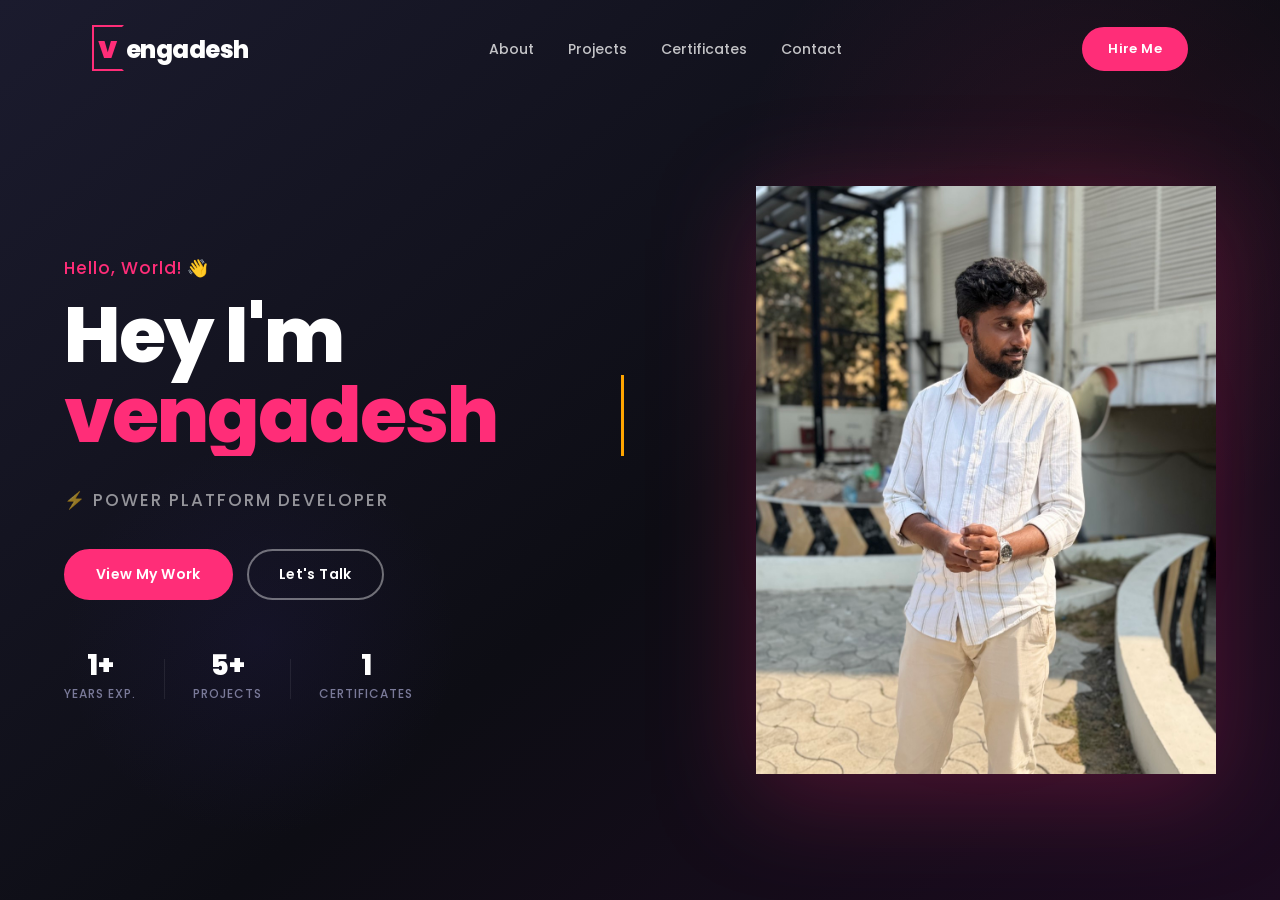
<file: portfolio/index.html>
<!DOCTYPE html>
<html lang="en">
<head>
    <meta charset="UTF-8">
    <meta name="viewport" content="width=device-width, initial-scale=1.0">
    <title>Vengadesh | Power Platform Developer</title>
      <link rel="icon" type="image/svg+xml" href="images/favicon.svg">
    <link rel="shortcut icon" href="images/favicon.svg">
    <link rel="stylesheet" href="style.css">
    <link href="https://fonts.googleapis.com/css2?family=Poppins:wght@300;400;500;600;700;800&display=swap" rel="stylesheet">
    <link rel="stylesheet" href="https://cdnjs.cloudflare.com/ajax/libs/font-awesome/6.4.0/css/all.min.css">
</head>
<body class="page-home">

    <!-- ── NAV ── -->
    <nav class="navbar">
        <div class="nav-inner">
            <a href="index.html" class="logo">vengadesh</a>
            <ul class="nav-links">
                <li><a href="about.html">About</a></li>
                <li><a href="pro.html">Projects</a></li>
                <li><a href="cer.html">Certificates</a></li>
                <li><a href="cont.html">Contact</a></li>
            </ul>
            <a href="cont.html" class="btn-hire">Hire Me</a>
            <button class="hamburger" onclick="toggleMenu()" aria-label="menu">
                <span></span><span></span><span></span>
            </button>
        </div>
        <!-- Mobile menu -->
        <div class="mobile-menu" id="mobileMenu">
            <a href="about.html">About</a>
            <a href="pro.html">Projects</a>
            <a href="cer.html">Certificates</a>
            <a href="cont.html">Contact</a>
            <a href="cont.html" class="btn-hire">Hire Me</a>
        </div>
    </nav>

    <!-- ── HERO ── -->
    <section class="hero">
        <div class="hero-left">
            <p class="hero-greeting">Hello, World! 👋</p>
            <h1 class="hero-title">
                Hey I'm<br>
                <span class="typed-name" id="typedText">vengadesh</span>
            </h1>
            <p class="hero-role">⚡ Power Platform Developer</p>
            <div class="hero-cta">
                <a href="pro.html" class="btn-primary">View My Work</a>
                <a href="cont.html" class="btn-secondary">Let's Talk</a>
            </div>
            <div class="hero-stats">
                <div class="stat"><strong>1+</strong><span>Years Exp.</span></div>
                <div class="stat-sep"></div>
                <div class="stat"><strong>5+</strong><span>Projects</span></div>
                <div class="stat-sep"></div>
                <div class="stat"><strong>1</strong><span>Certificates</span></div>
            </div>
        </div>

        <div class="hero-right">
            <div class="hero-img-wrap">
                <div class="img-glow"></div>
                <img src="images/bcg.png" alt="Vengadesh" class="hero-img">
            </div>
        </div>
    </section>

    <script>
        window.addEventListener('scroll', () => {
            document.querySelector('.navbar').classList.toggle('scrolled', window.scrollY > 60);
        });
        function toggleMenu() {
            document.getElementById('mobileMenu').classList.toggle('open');
        }
    </script>
</body>
</html>
</file>
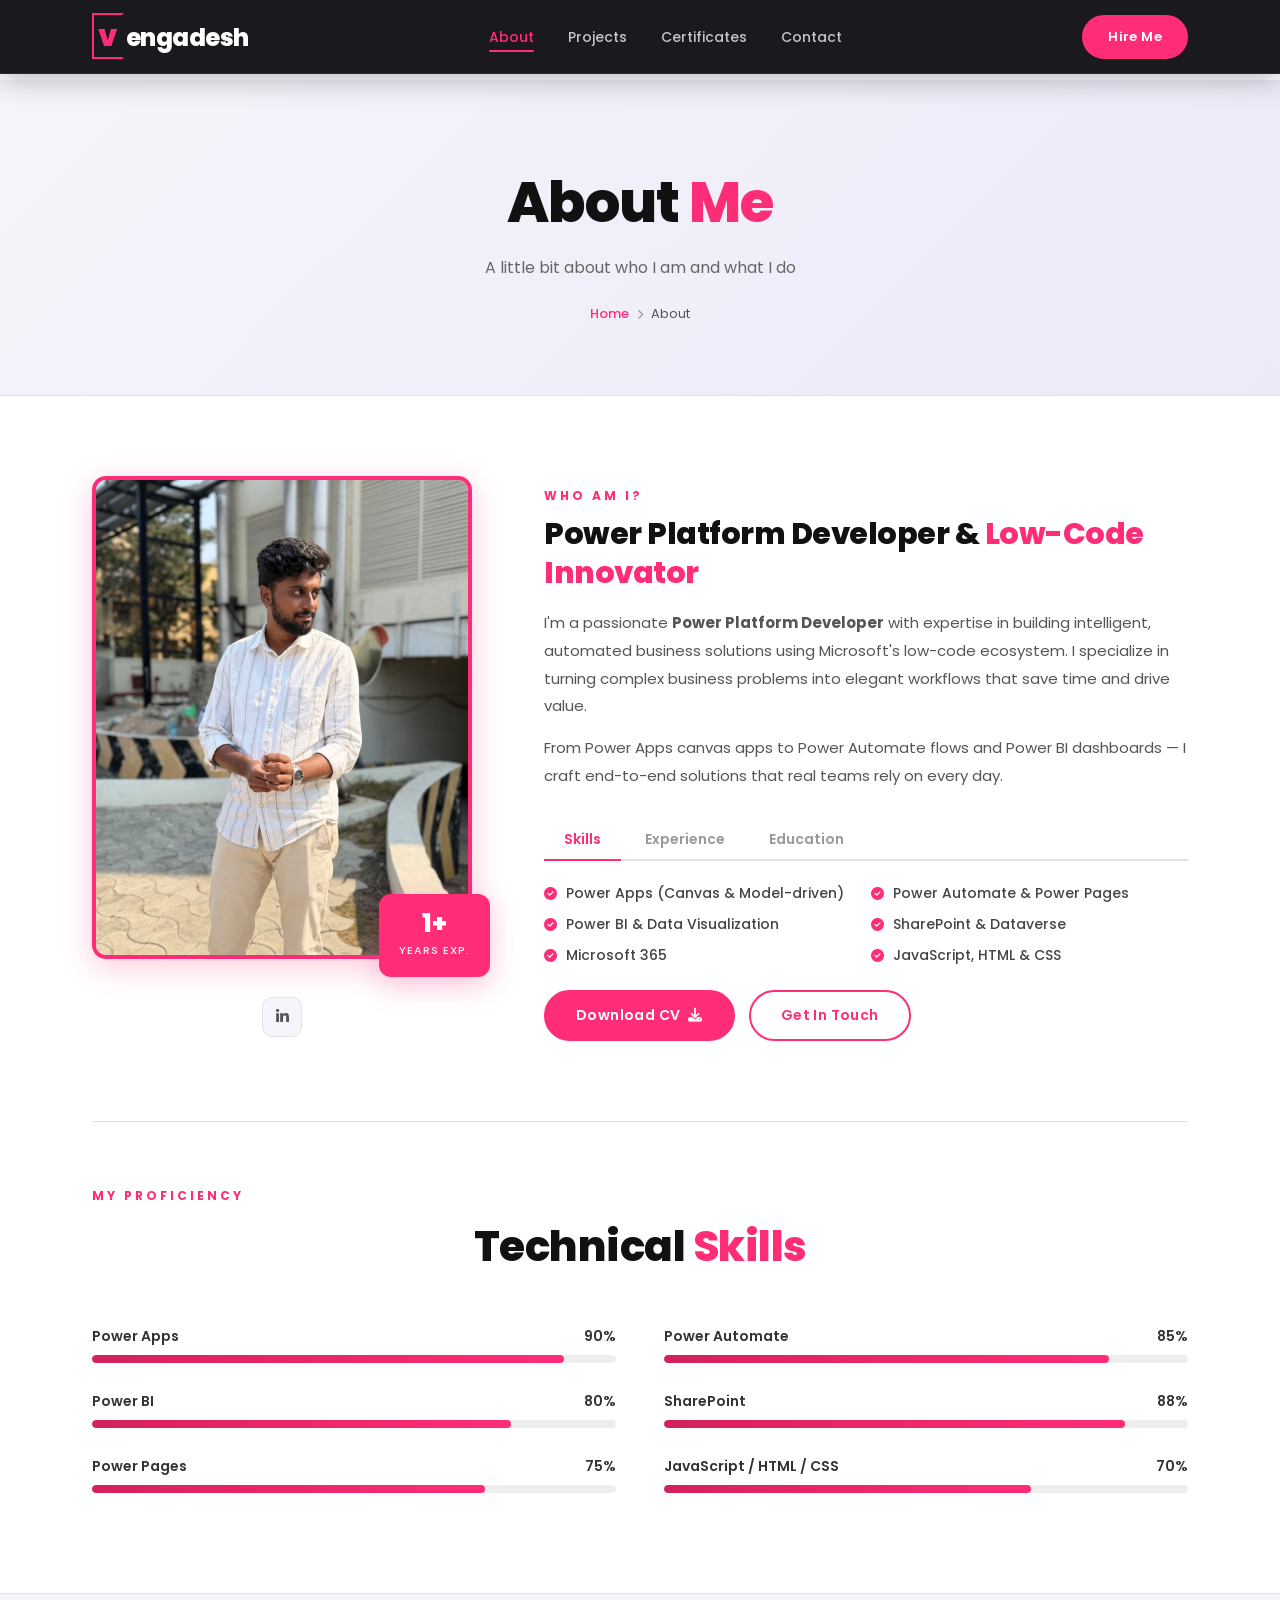
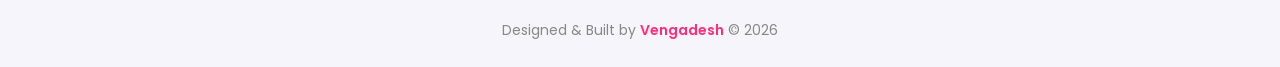
<file: portfolio/about.html>
<!DOCTYPE html>
<html lang="en">
<head>
    <meta charset="UTF-8">
    <meta name="viewport" content="width=device-width, initial-scale=1.0">
    <title>About | Vengadesh</title>
      <link rel="icon" type="image/svg+xml" href="images/favicon.svg">
    <link rel="shortcut icon" href="images/favicon.svg">
    <link rel="stylesheet" href="style.css">
    <link href="https://fonts.googleapis.com/css2?family=Poppins:wght@300;400;500;600;700;800&display=swap" rel="stylesheet">
    <link rel="stylesheet" href="https://cdnjs.cloudflare.com/ajax/libs/font-awesome/6.4.0/css/all.min.css">
</head>
<body class="page-inner">

    <!-- ── NAV ── -->
    <nav class="navbar scrolled">
        <div class="nav-inner">
            <a href="index.html" class="logo">vengadesh</a>
            <ul class="nav-links">
                <li><a href="about.html" class="active">About</a></li>
                <li><a href="pro.html">Projects</a></li>
                <li><a href="cer.html">Certificates</a></li>
                <li><a href="cont.html">Contact</a></li>
            </ul>
            <a href="cont.html" class="btn-hire">Hire Me</a>
            <button class="hamburger" onclick="toggleMenu()" aria-label="menu">
                <span></span><span></span><span></span>
            </button>
        </div>
        <div class="mobile-menu" id="mobileMenu">
            <a href="about.html" class="active">About</a>
            <a href="pro.html">Projects</a>
            <a href="cer.html">Certificates</a>
            <a href="cont.html">Contact</a>
            <a href="cont.html" class="btn-hire">Hire Me</a>
        </div>
    </nav>

    <!-- ── PAGE HEADER ── -->
    <div class="page-hero">
        <div class="page-hero-inner">
            <h1>About <span>Me</span></h1>
            <p>A little bit about who I am and what I do</p>
            <div class="breadcrumb">
                <a href="index.html">Home</a> <i class="fas fa-chevron-right"></i> <span>About</span>
            </div>
        </div>
    </div>

    <!-- ── ABOUT CONTENT ── -->
    <section class="inner-section">
        <div class="container">

            <div class="about-grid">
                <!-- Image Column -->
                <div class="about-img-col">
                    <div class="about-img-frame">
                        <img src="images/bcg.png" alt="Vengadesh">
                        <div class="exp-badge">
                            <strong>1+</strong>
                            <span>Years Exp.</span>
                        </div>
                    </div>
                    <div class="social-row">
                        <a href="https://www.linkedin.com/in/vengadesh-r-48148526a" aria-label="LinkedIn"><i class="fab fa-linkedin-in"></i></a>
                        <!-- <a href="#" aria-label="GitHub"><i class="fab fa-github"></i></a>
                        <a href="#" aria-label="Twitter"><i class="fab fa-twitter"></i></a> -->
                    </div>
                </div>

                <!-- Text Column -->
                <div class="about-text-col">
                    <p class="section-tag">Who Am I?</p>
                    <h2 class="about-heading">Power Platform Developer &amp; <span>Low-Code Innovator</span></h2>
                    <p class="about-desc">
                        I'm a passionate <strong>Power Platform Developer</strong> with expertise in building intelligent, automated business solutions using Microsoft's low-code ecosystem. I specialize in turning complex business problems into elegant workflows that save time and drive value.
                    </p>
                    <p class="about-desc">
                        From Power Apps canvas apps to Power Automate flows and Power BI dashboards — I craft end-to-end solutions that real teams rely on every day.
                    </p>

                    <!-- Tabs -->
                    <div class="tab-bar">
                        <button class="tab-btn active" data-tab="skills">Skills</button>
                        <button class="tab-btn" data-tab="experience">Experience</button>
                        <button class="tab-btn" data-tab="education">Education</button>
                    </div>

                    <div class="tab-panel active" id="skills">
                        <ul class="skill-list">
                            <li><i class="fas fa-check-circle"></i> Power Apps (Canvas &amp; Model-driven)</li>
                            <li><i class="fas fa-check-circle"></i> Power Automate &amp; Power Pages</li>
                            <li><i class="fas fa-check-circle"></i> Power BI &amp; Data Visualization</li>
                            <li><i class="fas fa-check-circle"></i> SharePoint &amp; Dataverse</li>
                            <li><i class="fas fa-check-circle"></i> Microsoft 365</li>
                            <li><i class="fas fa-check-circle"></i> JavaScript, HTML &amp; CSS</li>
                        </ul>
                    </div>

                    <div class="tab-panel" id="experience">
                        <ul class="timeline-list">
                            <li>
                                <div class="tl-dot"></div>
                                <div class="tl-body">
                                    <strong>Power Platform Developer</strong>
                                    <em>Cetas Information Technology, Chennai &mdash; 2025–Present</em>
                                    <p>Building end-to-end Power Platform solutions for enterprise clients.</p>
                                </div>
                            </li>
                         
                        </ul>
                    </div>

                    <div class="tab-panel" id="education">
                        <ul class="timeline-list">
                            <li>
                                <div class="tl-dot"></div>
                                <div class="tl-body">
                                    <strong>B.E. Computer Science &amp; Engineering</strong>
                                    <em>Government college of Engineering, Thanjavur &mdash; 2020–2024</em>
                                    <p>Graduated with first class. Focused on software development and cloud computing.</p>
                                </div>
                            </li>
                        </ul>
                    </div>

                    <div class="about-actions">
                        <a href="Resume/Vengadesh_Resume.pdf" class="btn-primary" download="vengadesh_Resume.pdf"> Download CV <i class="fas fa-download"></i></a>
                        <a href="cont.html" class="btn-secondary">Get In Touch</a>
                    </div>
                </div>
            </div>

            <!-- Skills Progress -->
            <div class="skills-progress-section">
                <p class="section-tag" style="text-align:center;">My Proficiency</p>
                <h2 class="section-heading" style="text-align:center;">Technical <span>Skills</span></h2>

                <div class="progress-grid">
                    <div class="progress-item">
                        <div class="progress-label"><span>Power Apps</span><span>90%</span></div>
                        <div class="progress-bar"><div class="progress-fill" style="width:90%"></div></div>
                    </div>
                    <div class="progress-item">
                        <div class="progress-label"><span>Power Automate</span><span>85%</span></div>
                        <div class="progress-bar"><div class="progress-fill" style="width:85%"></div></div>
                    </div>
                    <div class="progress-item">
                        <div class="progress-label"><span>Power BI</span><span>80%</span></div>
                        <div class="progress-bar"><div class="progress-fill" style="width:80%"></div></div>
                    </div>
                    <div class="progress-item">
                        <div class="progress-label"><span>SharePoint</span><span>88%</span></div>
                        <div class="progress-bar"><div class="progress-fill" style="width:88%"></div></div>
                    </div>
                    <div class="progress-item">
                        <div class="progress-label"><span>Power Pages</span><span>75%</span></div>
                        <div class="progress-bar"><div class="progress-fill" style="width:75%"></div></div>
                    </div>
                    <div class="progress-item">
                        <div class="progress-label"><span>JavaScript / HTML / CSS</span><span>70%</span></div>
                        <div class="progress-bar"><div class="progress-fill" style="width:70%"></div></div>
                    </div>
                </div>
            </div>

        </div>
    </section>

    <!-- ── FOOTER ── -->
    <footer class="site-footer">
        <p>Designed &amp; Built by <span>Vengadesh</span> &copy; 2026</p>
    </footer>

    <script>
        // Tab switching
        document.querySelectorAll('.tab-btn').forEach(btn => {
            btn.addEventListener('click', () => {
                document.querySelectorAll('.tab-btn').forEach(b => b.classList.remove('active'));
                document.querySelectorAll('.tab-panel').forEach(p => p.classList.remove('active'));
                btn.classList.add('active');
                document.getElementById(btn.dataset.tab).classList.add('active');
            });
        });
        function toggleMenu() {
            document.getElementById('mobileMenu').classList.toggle('open');
        }
    </script>
</body>
</html>
</file>
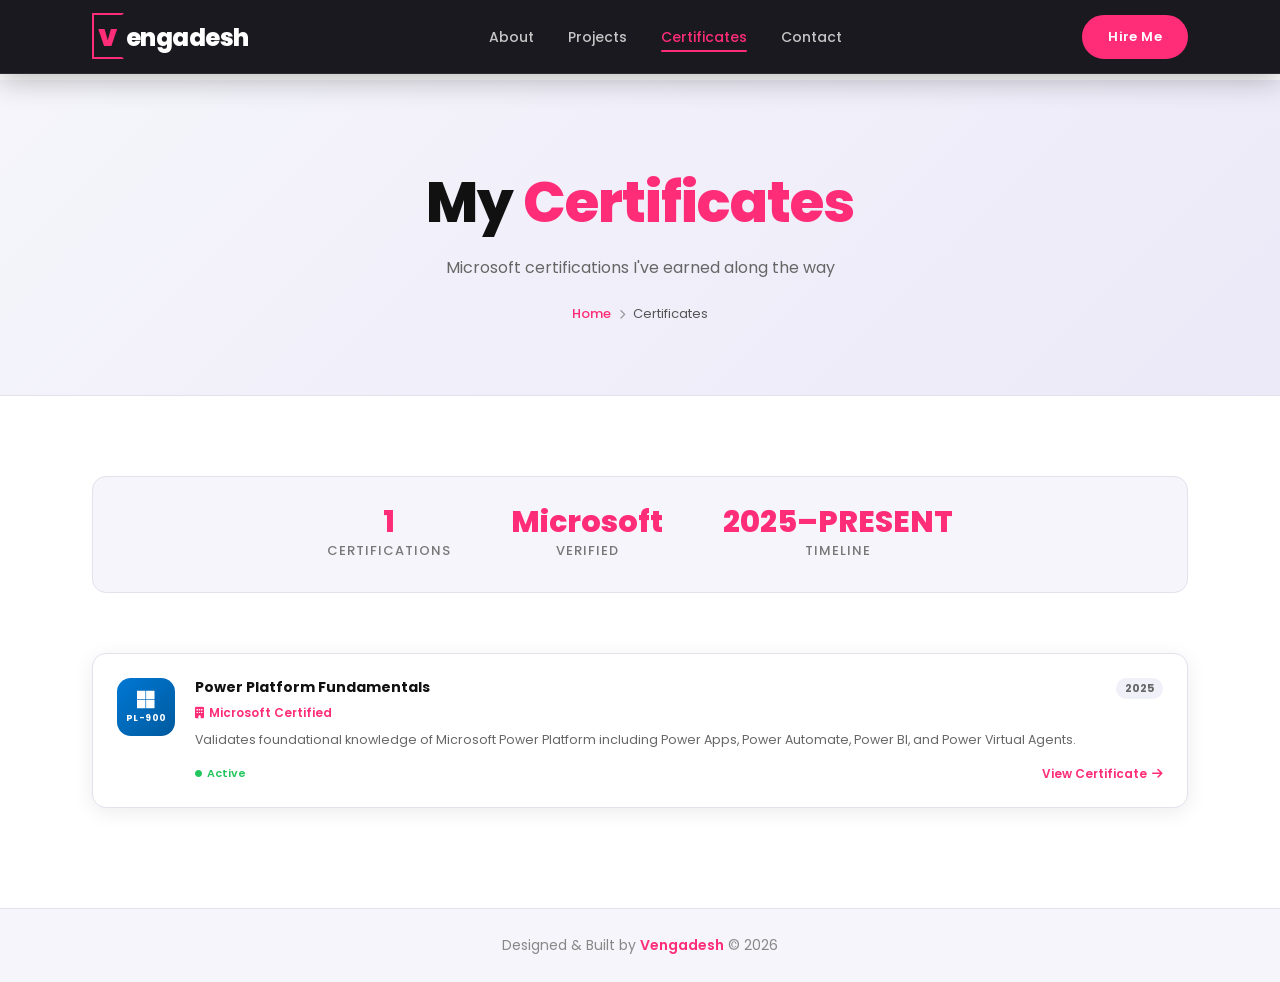
<file: portfolio/cer.html>
<!DOCTYPE html>
<html lang="en">
<head>
    <meta charset="UTF-8">
    <meta name="viewport" content="width=device-width, initial-scale=1.0">
    <title>Certificates | Vengadesh</title>
      <link rel="icon" type="image/svg+xml" href="images/favicon.svg">
    <link rel="shortcut icon" href="images/favicon.svg">
    <link rel="stylesheet" href="style.css">
    <link href="https://fonts.googleapis.com/css2?family=Poppins:wght@300;400;500;600;700;800&display=swap" rel="stylesheet">
    <link rel="stylesheet" href="https://cdnjs.cloudflare.com/ajax/libs/font-awesome/6.4.0/css/all.min.css">
</head>
<body class="page-inner">

    <!-- ── NAV ── -->
    <nav class="navbar scrolled">
        <div class="nav-inner">
            <a href="index.html" class="logo">vengadesh</a>
            <ul class="nav-links">
                <li><a href="about.html">About</a></li>
                <li><a href="pro.html">Projects</a></li>
                <li><a href="cer.html" class="active">Certificates</a></li>
                <li><a href="cont.html">Contact</a></li>
            </ul>
            <a href="cont.html" class="btn-hire">Hire Me</a>
            <button class="hamburger" onclick="toggleMenu()" aria-label="menu">
                <span></span><span></span><span></span>
            </button>
        </div>
        <div class="mobile-menu" id="mobileMenu">
            <a href="about.html">About</a>
            <a href="pro.html">Projects</a>
            <a href="cer.html" class="active">Certificates</a>
            <a href="cont.html">Contact</a>
            <a href="cont.html" class="btn-hire">Hire Me</a>
        </div>
    </nav>

    <!-- ── PAGE HEADER ── -->
    <div class="page-hero">
        <div class="page-hero-inner">
            <h1>My <span>Certificates</span></h1>
            <p>Microsoft certifications I've earned along the way</p>
            <div class="breadcrumb">
                <a href="index.html">Home</a> <i class="fas fa-chevron-right"></i> <span>Certificates</span>
            </div>
        </div>
    </div>

    <!-- ── CERTIFICATES ── -->
    <section class="inner-section">
        <div class="container">

            <div class="cert-stats-row">
                <div class="cert-stat">
                    <strong>1</strong>
                    <span>Certifications</span>
                </div>
                <div class="cert-stat">
                    <strong>Microsoft</strong>
                    <span>Verified</span>
                </div>
                <div class="cert-stat">
                    <strong>2025–PRESENT</strong>
                    <span>Timeline</span>
                </div>
            </div>

            <div class="certs-grid">

                <div class="cert-card">
                    <div class="cert-badge ms-blue">
                        <i class="fab fa-microsoft"></i>
                        <span>PL-900</span>
                    </div>
                    <div class="cert-info">
                        <div class="cert-header">
                            <h3>Power Platform Fundamentals</h3>
                            <span class="cert-year-tag">2025</span>
                        </div>
                        <p class="cert-issuer"><i class="fas fa-building"></i> Microsoft Certified</p>
                        <p class="cert-desc">Validates foundational knowledge of Microsoft Power Platform including Power Apps, Power Automate, Power BI, and Power Virtual Agents.</p>
                        <div class="cert-footer">
                            <span class="cert-status active-cert"><i class="fas fa-circle"></i> Active</span>
                            <a href="https://learn.microsoft.com/en-in/users/vengadeshr-0526/credentials/12a7cfa8491895ca" class="cert-view-btn">View Certificate <i class="fas fa-arrow-right"></i></a>
                        </div>
                    </div>
                </div>

<!--         

                <div class="cert-card featured-cert">
                    <div class="cert-badge ms-pink">
                        <i class="fab fa-microsoft"></i>
                        <span>PL-200</span>
                    </div>
                    <div class="cert-info">
                        <div class="cert-header">
                            <h3>Power Platform Functional Consultant</h3>
                            <span class="cert-year-tag">2026</span>
                        </div>
                        <p class="cert-issuer"><i class="fas fa-building"></i> Microsoft Certified</p>
                        <p class="cert-desc">Validates expertise in performing discovery, capturing requirements, engaging subject matter experts, and designing Power Platform solutions.</p>
                        <div class="cert-footer">
                            <span class="cert-status active-cert"><i class="fas fa-circle"></i> Active</span>
                            <a href="#" class="cert-view-btn">View Certificate <i class="fas fa-arrow-right"></i></a>
                        </div>
                    </div>
                </div>

                

            

                <div class="cert-card featured-cert">
                    <div class="cert-badge ms-pink">
                        <i class="fas fa-chart-pie"></i>
                        <span>PL-400</span>
                    </div>
                    <div class="cert-info">
                        <div class="cert-header">
                            <h3>Power PLATFORM DEVELOPER Associate</h3>
                            <span class="cert-year-tag">2026</span>
                        </div>
                        <p class="cert-issuer"><i class="fas fa-building"></i> Microsoft Certified</p>
                        <p class="cert-desc">Validates skills of developing all the components of power platform.</p>
                        <div class="cert-footer">
                            <span class="cert-status active-cert"><i class="fas fa-circle"></i> Active</span>
                            <a href="#" class="cert-view-btn">View Certificate <i class="fas fa-arrow-right"></i></a>
                        </div>
                    </div>
                </div>

            </div>
        </div>-->
    </section> 

    <!-- ── FOOTER ── -->
    <footer class="site-footer">
        <p>Designed &amp; Built by <span>Vengadesh</span> &copy; 2026</p>
    </footer>

    <script>
        function toggleMenu() {
            document.getElementById('mobileMenu').classList.toggle('open');
        }
    </script>
</body>
</html>
</file>
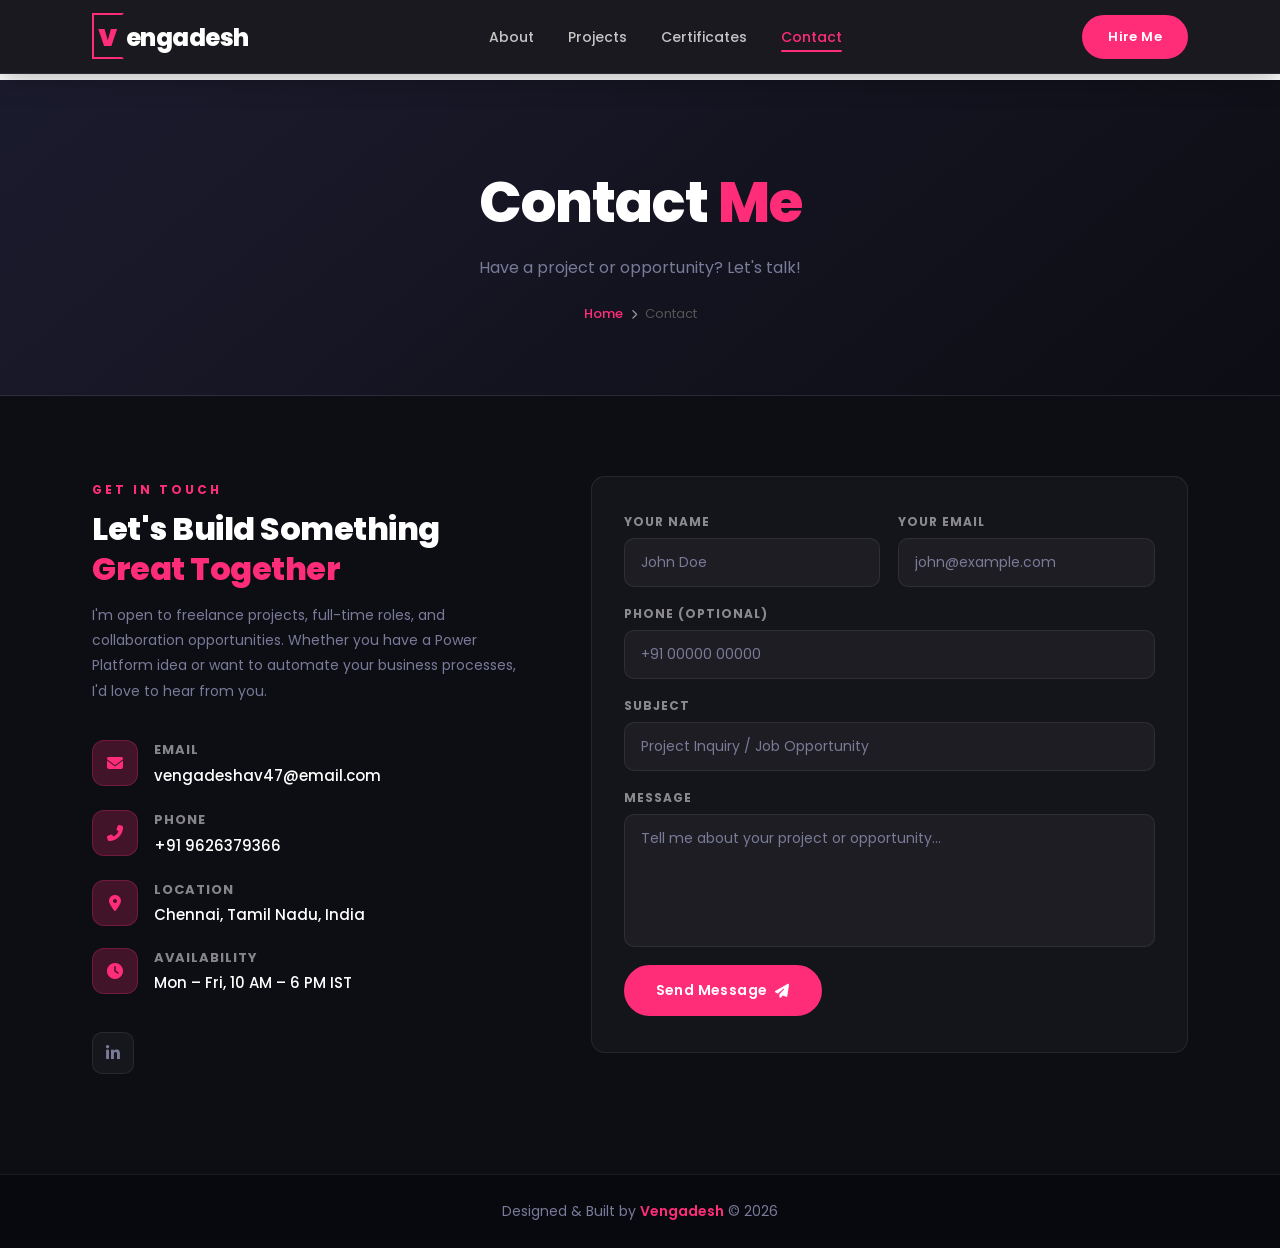
<file: portfolio/cont.html>
<!DOCTYPE html>
<html lang="en">
<head>
    <meta charset="UTF-8">
    <meta name="viewport" content="width=device-width, initial-scale=1.0">
    <title>Contact | Vengadesh</title>
      <link rel="icon" type="image/svg+xml" href="images/favicon.svg">
    <link rel="shortcut icon" href="images/favicon.svg">
    <link rel="stylesheet" href="style.css">
    <link href="https://fonts.googleapis.com/css2?family=Poppins:wght@300;400;500;600;700;800&display=swap" rel="stylesheet">
    <link rel="stylesheet" href="https://cdnjs.cloudflare.com/ajax/libs/font-awesome/6.4.0/css/all.min.css">
</head>
<body class="page-inner">

    <!-- ── NAV ── -->
    <nav class="navbar scrolled">
        <div class="nav-inner">
            <a href="index.html" class="logo">vengadesh</a>
            <ul class="nav-links">
                <li><a href="about.html">About</a></li>
                <li><a href="pro.html">Projects</a></li>
                <li><a href="cer.html">Certificates</a></li>
                <li><a href="cont.html" class="active">Contact</a></li>
            </ul>
            <a href="cont.html" class="btn-hire">Hire Me</a>
            <button class="hamburger" onclick="toggleMenu()" aria-label="menu">
                <span></span><span></span><span></span>
            </button>
        </div>
        <div class="mobile-menu" id="mobileMenu">
            <a href="about.html">About</a>
            <a href="pro.html">Projects</a>
            <a href="cer.html">Certificates</a>
            <a href="cont.html" class="active">Contact</a>
            <a href="cont.html" class="btn-hire">Hire Me</a>
        </div>
    </nav>

    <!-- ── PAGE HEADER ── -->
    <div class="page-hero dark-hero">
        <div class="page-hero-inner">
            <h1>Contact <span>Me</span></h1>
            <p>Have a project or opportunity? Let's talk!</p>
            <div class="breadcrumb light-breadcrumb">
                <a href="index.html">Home</a> <i class="fas fa-chevron-right"></i> <span>Contact</span>
            </div>
        </div>
    </div>

    <!-- ── CONTACT CONTENT ── -->
    <section class="inner-section dark-section">
        <div class="container">

            <div class="contact-wrap">

                <!-- LEFT: Info -->
                <div class="contact-info-col">
                    <p class="section-tag light-tag">Get In Touch</p>
                    <h2 class="contact-heading">Let's Build Something <span>Great Together</span></h2>
                    <p class="contact-intro">
                        I'm open to freelance projects, full-time roles, and collaboration opportunities. Whether you have a Power Platform idea or want to automate your business processes, I'd love to hear from you.
                    </p>

                    <div class="contact-detail-list">
                        <div class="contact-detail-item">
                            <div class="contact-icon-box">
                                <i class="fas fa-envelope"></i>
                            </div>
                            <div class="contact-detail-text">
                                <strong>Email</strong>
                                <a href="mailto:vengadeshav47@email.com">vengadeshav47@email.com</a>
                            </div>
                        </div>
                        <div class="contact-detail-item">
                            <div class="contact-icon-box">
                                <i class="fas fa-phone-alt"></i>
                            </div>
                            <div class="contact-detail-text">
                                <strong>Phone</strong>
                                <a href="tel:+919626379366">+91 9626379366</a>
                            </div>
                        </div>
                        <div class="contact-detail-item">
                            <div class="contact-icon-box">
                                <i class="fas fa-map-marker-alt"></i>
                            </div>
                            <div class="contact-detail-text">
                                <strong>Location</strong>
                                <p>Chennai, Tamil Nadu, India</p>
                            </div>
                        </div>
                        <div class="contact-detail-item">
                            <div class="contact-icon-box">
                                <i class="fas fa-clock"></i>
                            </div>
                            <div class="contact-detail-text">
                                <strong>Availability</strong>
                                <p>Mon – Fri, 10 AM – 6 PM IST</p>
                            </div>
                        </div>
                    </div>

                    <div class="contact-socials">
                        <a href="https://www.linkedin.com/in/vengadesh-r-48148526a" aria-label="LinkedIn"><i class="fab fa-linkedin-in"></i></a>
                        <!-- <a href="#" aria-label="GitHub"><i class="fab fa-github"></i></a>
                        <a href="#" aria-label="Twitter"><i class="fab fa-twitter"></i></a>
                        <a href="#" aria-label="Instagram"><i class="fab fa-instagram"></i></a> -->
                    </div>
                </div>

                <!-- RIGHT: Form -->
                <div class="contact-form-col">
                    <form class="contact-form" id="contactForm" onsubmit="handleSubmit(event)">
                        <div class="form-row">
                            <div class="form-field">
                                <label>Your Name</label>
                                <input type="text" id="name" placeholder="John Doe" required>
                            </div>
                            <div class="form-field">
                                <label>Your Email</label>
                                <input type="email" id="email" placeholder="john@example.com" required>
                            </div>
                        </div>
                        <div class="form-field">
                            <label>Phone (Optional)</label>
                            <input type="tel" id="phone" placeholder="+91 00000 00000">
                        </div>
                        <div class="form-field">
                            <label>Subject</label>
                            <input type="text" id="subject" placeholder="Project Inquiry / Job Opportunity" required>
                        </div>
                        <div class="form-field">
                            <label>Message</label>
                            <textarea rows="5" id="message" placeholder="Tell me about your project or opportunity..." required></textarea>
                        </div>

                        <!-- Submit button — shows spinner while sending -->
                        <button type="submit" class="btn-primary form-submit" id="submitBtn">
                            <span id="btnText">Send Message</span>
                            <i class="fas fa-paper-plane" id="btnIcon"></i>
                            <span class="btn-spinner" id="btnSpinner" style="display:none;">
                                <i class="fas fa-circle-notch fa-spin"></i> Sending...
                            </span>
                        </button>

                        <!-- Success message -->
                        <div class="form-success" id="formSuccess">
                            <i class="fas fa-check-circle"></i> Message sent! I'll get back to you soon.
                        </div>

                        <!-- Error message -->
                        <div class="form-error" id="formError">
                            <i class="fas fa-exclamation-circle"></i> Something went wrong. Please try again or email me directly.
                        </div>
                    </form>
                </div>

            </div>
        </div>
    </section>

    <!-- ── FOOTER ── -->
    <footer class="site-footer dark-footer">
        <p>Designed &amp; Built by <span>Vengadesh</span> &copy; 2026</p>
    </footer>

    <script>
        // ── Mobile menu ──
        function toggleMenu() {
            document.getElementById('mobileMenu').classList.toggle('open');
        }

        // ── Power Automate HTTP trigger URL ──
        const FLOW_URL = 'https://721a46ea05ede7a982f8b159523994.d6.environment.api.powerplatform.com:443/powerautomate/automations/direct/workflows/f85e5626578a4582999ecaa31dfbf8ec/triggers/manual/paths/invoke?api-version=1&sp=%2Ftriggers%2Fmanual%2Frun&sv=1.0&sig=Z-lU7LovBbycVISzQTlH6gVZgjP5BqEDMmzbbxNMN1A';

        async function handleSubmit(e) {
            e.preventDefault();

            // Collect form values
            const payload = {
                name:    document.getElementById('name').value.trim(),
                email:   document.getElementById('email').value.trim(),
                phone:   document.getElementById('phone').value.trim() || 'Not provided',
                subject: document.getElementById('subject').value.trim(),
                message: document.getElementById('message').value.trim()
            };

            // UI — show spinner, hide previous messages
            const btn        = document.getElementById('submitBtn');
            const btnText    = document.getElementById('btnText');
            const btnIcon    = document.getElementById('btnIcon');
            const btnSpinner = document.getElementById('btnSpinner');
            const successMsg = document.getElementById('formSuccess');
            const errorMsg   = document.getElementById('formError');

            btn.disabled        = true;
            btnText.style.display   = 'none';
            btnIcon.style.display   = 'none';
            btnSpinner.style.display = 'inline-flex';
            successMsg.style.display = 'none';
            errorMsg.style.display   = 'none';

            try {
                const response = await fetch(FLOW_URL, {
                    method:  'POST',
                    headers: { 'Content-Type': 'application/json' },
                    body:    JSON.stringify(payload)
                });

                if (response.ok || response.status === 202) {
                    // Power Automate returns 202 Accepted on success
                    document.getElementById('contactForm').reset();
                    successMsg.style.display = 'flex';
                    setTimeout(() => successMsg.style.display = 'none', 6000);
                } else {
                    throw new Error(`Status ${response.status}`);
                }

            } catch (err) {
                console.error('Form submission error:', err);
                errorMsg.style.display = 'flex';
                setTimeout(() => errorMsg.style.display = 'none', 6000);

            } finally {
                // Restore button
                btn.disabled             = false;
                btnText.style.display    = 'inline';
                btnIcon.style.display    = 'inline';
                btnSpinner.style.display = 'none';
            }
        }
    </script>


</body>
</html>
</file>
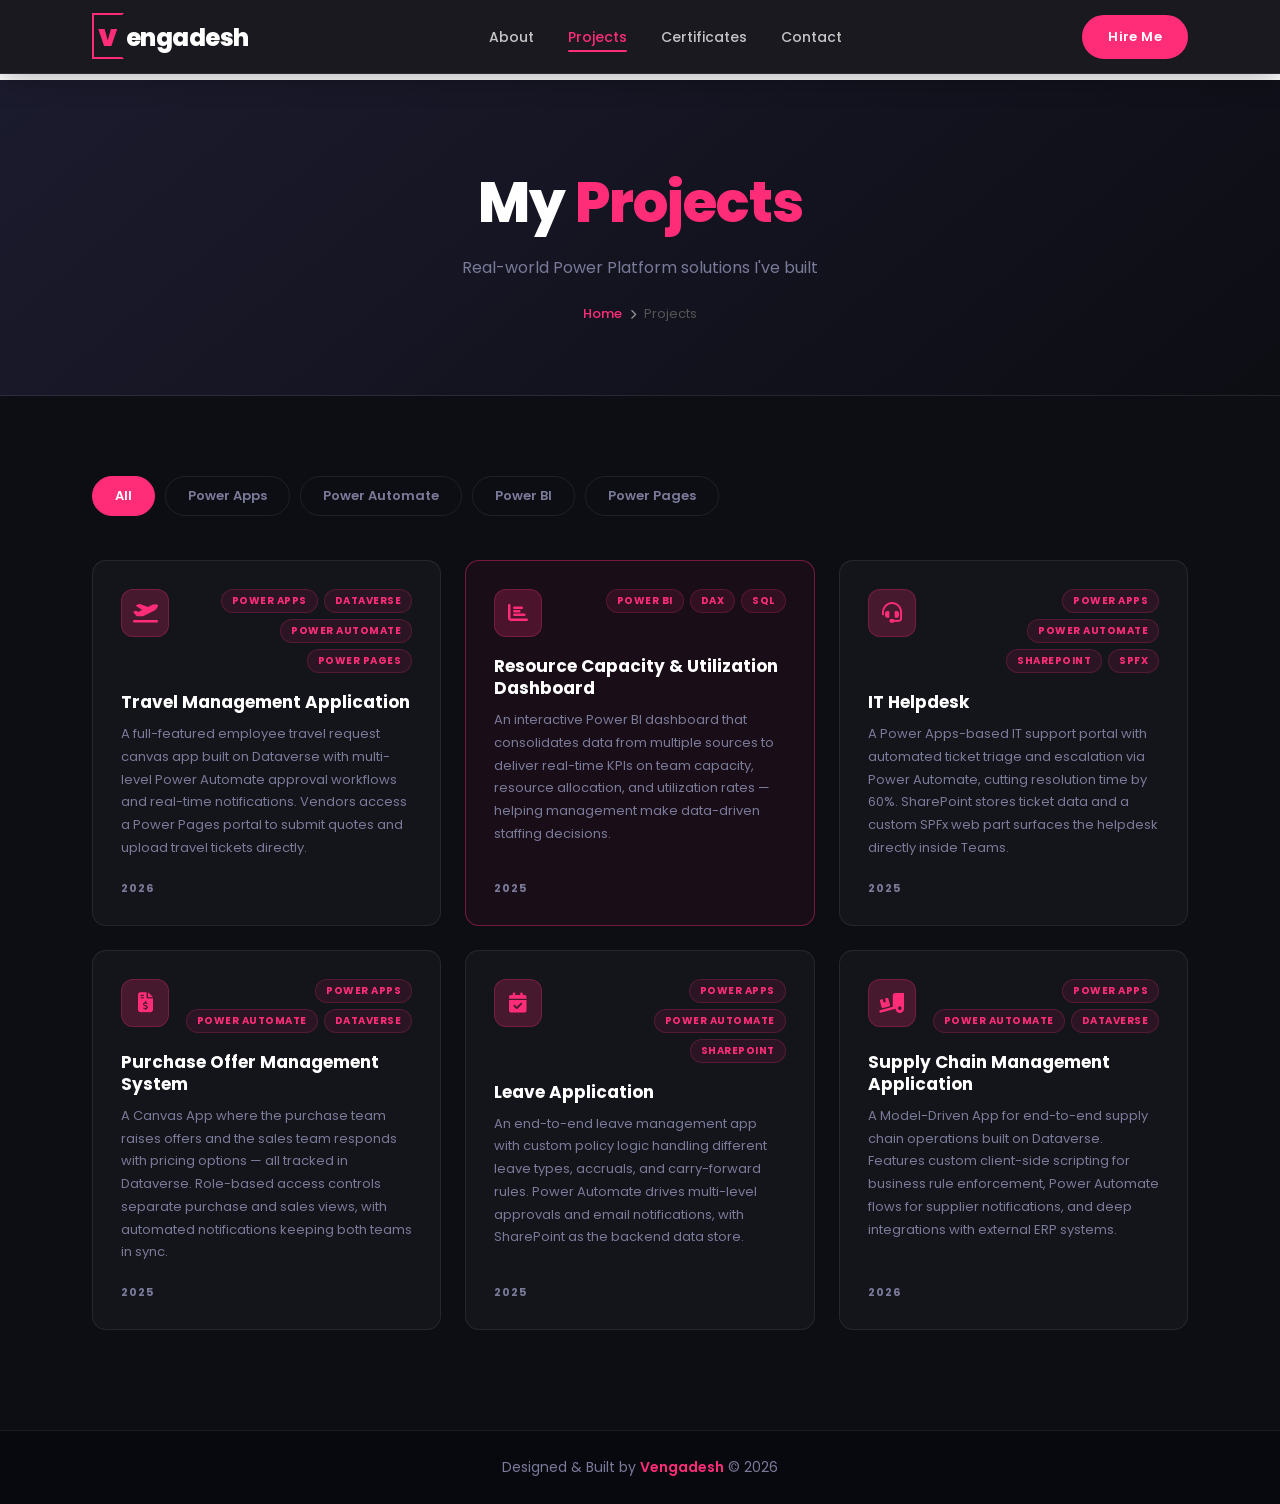
<file: portfolio/pro.html>
<!DOCTYPE html>
<html lang="en">
<head>
    <meta charset="UTF-8">
    <meta name="viewport" content="width=device-width, initial-scale=1.0">
    <title>Projects | Vengadesh</title>
      <link rel="icon" type="image/svg+xml" href="images/favicon.svg">
    <link rel="shortcut icon" href="images/favicon.svg">
    <link rel="stylesheet" href="style.css">
    <link href="https://fonts.googleapis.com/css2?family=Poppins:wght@300;400;500;600;700;800&display=swap" rel="stylesheet">
    <link rel="stylesheet" href="https://cdnjs.cloudflare.com/ajax/libs/font-awesome/6.4.0/css/all.min.css">
</head>
<body class="page-inner">

    <!-- ── NAV ── -->
    <nav class="navbar scrolled">
        <div class="nav-inner">
            <a href="index.html" class="logo">vengadesh</a>
            <ul class="nav-links">
                <li><a href="about.html">About</a></li>
                <li><a href="pro.html" class="active">Projects</a></li>
                <li><a href="cer.html">Certificates</a></li>
                <li><a href="cont.html">Contact</a></li>
            </ul>
            <a href="cont.html" class="btn-hire">Hire Me</a>
            <button class="hamburger" onclick="toggleMenu()" aria-label="menu">
                <span></span><span></span><span></span>
            </button>
        </div>
        <div class="mobile-menu" id="mobileMenu">
            <a href="about.html">About</a>
            <a href="pro.html" class="active">Projects</a>
            <a href="cer.html">Certificates</a>
            <a href="cont.html">Contact</a>
            <a href="cont.html" class="btn-hire">Hire Me</a>
        </div>
    </nav>

    <!-- ── PAGE HEADER ── -->
    <div class="page-hero dark-hero">
        <div class="page-hero-inner">
            <h1>My <span>Projects</span></h1>
            <p>Real-world Power Platform solutions I've built</p>
            <div class="breadcrumb light-breadcrumb">
                <a href="index.html">Home</a> <i class="fas fa-chevron-right"></i> <span>Projects</span>
            </div>
        </div>
    </div>

    <!-- ── PROJECTS ── -->
    <section class="inner-section dark-section">
        <div class="container">

            <!-- Filter Buttons
                 FIX 1: Power Pages had data-filter="powerbi" — corrected to "powerpages"
                 FIX 2: JS now reads space-separated data-cat so multi-tech cards filter correctly -->
            <div class="filter-row">
                <button class="filter-btn active" data-filter="all">All</button>
                <button class="filter-btn" data-filter="powerapps">Power Apps</button>
                <button class="filter-btn" data-filter="automate">Power Automate</button>
                <button class="filter-btn" data-filter="powerbi">Power BI</button>
                <button class="filter-btn" data-filter="powerpages">Power Pages</button>
            </div>

            <div class="projects-grid">

                <!-- Card 1: Travel Management — powerapps + automate + powerpages -->
                <div class="pro-card" data-cat="powerapps automate powerpages">
                    <div class="pro-card-top">
                        <div class="pro-icon"><i class="fas fa-plane-departure"></i></div>
                        <div class="pro-tags">
                            <span>Power Apps</span>
                            <span>Dataverse</span>
                            <span>Power Automate</span>
                            <span>Power Pages</span>
                        </div>
                    </div>
                    <h3>Travel Management Application</h3>
                    <p>A full-featured employee travel request canvas app built on Dataverse with multi-level Power Automate approval workflows and real-time notifications. Vendors access a Power Pages portal to submit quotes and upload travel tickets directly.</p>
                    <div class="pro-footer">
                        <span class="pro-year">2026</span>
                    </div>
                </div>

                <!-- Card 2: Resource Capacity Dashboard — powerbi -->
                <div class="pro-card featured-card" data-cat="powerbi">
                    <div class="pro-card-top">
                        <div class="pro-icon"><i class="fas fa-chart-bar"></i></div>
                        <div class="pro-tags">
                            <span>Power BI</span>
                            <span>DAX</span>
                            <span>SQL</span>
                        </div>
                    </div>
                    <h3>Resource Capacity &amp; Utilization Dashboard</h3>
                    <p>An interactive Power BI dashboard that consolidates data from multiple sources to deliver real-time KPIs on team capacity, resource allocation, and utilization rates — helping management make data-driven staffing decisions.</p>
                    <div class="pro-footer">
                        <span class="pro-year">2025</span>
                    </div>
                </div>

                <!-- Card 3: IT Helpdesk — powerapps + automate -->
                <div class="pro-card" data-cat="powerapps automate">
                    <div class="pro-card-top">
                        <div class="pro-icon"><i class="fas fa-headset"></i></div>
                        <div class="pro-tags">
                            <span>Power Apps</span>
                            <span>Power Automate</span>
                            <span>SharePoint</span>
                            <span>SPFx</span>
                        </div>
                    </div>
                    <h3>IT Helpdesk</h3>
                    <p>A Power Apps-based IT support portal with automated ticket triage and escalation via Power Automate, cutting resolution time by 60%. SharePoint stores ticket data and a custom SPFx web part surfaces the helpdesk directly inside Teams.</p>
                    <div class="pro-footer">
                        <span class="pro-year">2025</span>
                    </div>
                </div>

                <!-- Card 4: Purchase Offer Management — powerapps + automate -->
                <div class="pro-card" data-cat="powerapps automate">
                    <div class="pro-card-top">
                        <div class="pro-icon"><i class="fas fa-file-invoice-dollar"></i></div>
                        <div class="pro-tags">
                            <span>Power Apps</span>
                            <span>Power Automate</span>
                            <span>Dataverse</span>
                        </div>
                    </div>
                    <h3>Purchase Offer Management System</h3>
                    <p>A Canvas App where the purchase team raises offers and the sales team responds with pricing options — all tracked in Dataverse. Role-based access controls separate purchase and sales views, with automated notifications keeping both teams in sync.</p>
                    <div class="pro-footer">
                        <span class="pro-year">2025</span>
                    </div>
                </div>

                <!-- Card 5: Leave Application — powerapps + automate -->
                <div class="pro-card" data-cat="powerapps automate">
                    <div class="pro-card-top">
                        <div class="pro-icon"><i class="fas fa-calendar-check"></i></div>
                        <div class="pro-tags">
                            <span>Power Apps</span>
                            <span>Power Automate</span>
                            <span>SharePoint</span>
                        </div>
                    </div>
                    <h3>Leave Application</h3>
                    <p>An end-to-end leave management app with custom policy logic handling different leave types, accruals, and carry-forward rules. Power Automate drives multi-level approvals and email notifications, with SharePoint as the backend data store.</p>
                    <div class="pro-footer">
                        <span class="pro-year">2025</span>
                    </div>
                </div>

                <!-- Card 6: Supply Chain — powerapps + automate -->
                <div class="pro-card" data-cat="powerapps automate">
                    <div class="pro-card-top">
                        <div class="pro-icon"><i class="fas fa-truck-loading"></i></div>
                        <div class="pro-tags">
                            <span>Power Apps</span>
                            <span>Power Automate</span>
                            <span>Dataverse</span>
                        </div>
                    </div>
                    <h3>Supply Chain Management Application</h3>
                    <p>A Model-Driven App for end-to-end supply chain operations built on Dataverse. Features custom client-side scripting for business rule enforcement, Power Automate flows for supplier notifications, and deep integrations with external ERP systems.</p>
                    <div class="pro-footer">
                        <span class="pro-year">2026</span>
                    </div>
                </div>

            </div>
        </div>
    </section>

    <!-- ── FOOTER ── -->
    <footer class="site-footer dark-footer">
        <p>Designed &amp; Built by <span>Vengadesh</span> &copy; 2026</p>
    </footer>

    <script>
        function toggleMenu() {
            document.getElementById('mobileMenu').classList.toggle('open');
        }

        // FIX: data-cat is now space-separated (e.g. "powerapps automate powerpages")
        // Split into an array and check if the filter value is included — works for multi-tech cards
        document.querySelectorAll('.filter-btn').forEach(btn => {
            btn.addEventListener('click', () => {
                document.querySelectorAll('.filter-btn').forEach(b => b.classList.remove('active'));
                btn.classList.add('active');
                const filter = btn.dataset.filter;
                document.querySelectorAll('.pro-card').forEach(card => {
                    const categories = card.dataset.cat.split(' ');
                    const show = filter === 'all' || categories.includes(filter);
                    card.style.display = show ? 'flex' : 'none';
                });
            });
        });
    </script>
</body>
</html>
</file>
<file: portfolio/style.css>
/* ═══════════════════════════════════════════════
   RESET & ROOT VARIABLES
═══════════════════════════════════════════════ */
*, *::before, *::after { margin: 0; padding: 0; box-sizing: border-box; }

:root {
    --pink:        #ff2d78;
    --pink-dark:   #d4215e;
    --pink-glow:   rgba(255, 45, 120, 0.22);
    --dark:        #0d0d14;
    --dark2:       #12121e;
    --dark3:       #1b1b2e;
    --white:       #ffffff;
    --off-white:   #f5f5fb;
    --muted:       #7a7a99;
    --border-dark: rgba(255,255,255,0.08);
    --border-light:#e2e2ee;
    --radius:      14px;
    --shadow-sm:   0 4px 20px rgba(0,0,0,0.08);
    --shadow-md:   0 12px 40px rgba(0,0,0,0.14);
    --shadow-pink: 0 8px 30px rgba(255,45,120,0.25);
    --transition:  all 0.3s cubic-bezier(0.4,0,0.2,1);
}

html { scroll-behavior: smooth; }

body {
    font-family: 'Poppins', sans-serif;
    background: var(--white);
    color: #111;
    overflow-x: hidden;
}

body.page-inner { padding-top: 80px; }

a { text-decoration: none; color: inherit; }
ul { list-style: none; }
img { display: block; max-width: 100%; }

/* ═══════════════════════════════════════════════
   SHARED UTILITY
═══════════════════════════════════════════════ */
.container {
    max-width: 1160px;
    margin: 0 auto;
    padding: 0 32px;
}

.section-tag {
    display: inline-block;
    font-size: 12px;
    font-weight: 700;
    letter-spacing: 3px;
    text-transform: uppercase;
    color: var(--pink);
    margin-bottom: 10px;
}

.section-heading {
    font-size: clamp(28px, 4vw, 42px);
    font-weight: 800;
    letter-spacing: -0.5px;
    color: #111;
    margin-bottom: 48px;
}
.section-heading span { color: var(--pink); }

.dark-section .section-heading { color: var(--white); }

/* Divider */
.divider {
    width: 52px;
    height: 4px;
    background: var(--pink);
    border-radius: 2px;
    margin: 12px 0 32px;
}

/* ═══════════════════════════════════════════════
   BUTTONS
═══════════════════════════════════════════════ */
.btn-primary, .btn-secondary, .btn-hire {
    display: inline-flex;
    align-items: center;
    gap: 8px;
    font-family: 'Poppins', sans-serif;
    font-size: 14px;
    font-weight: 600;
    letter-spacing: 0.4px;
    padding: 13px 30px;
    border-radius: 50px;
    cursor: pointer;
    border: 2px solid transparent;
    transition: var(--transition);
}

.btn-primary {
    background: var(--pink);
    color: var(--white);
    border-color: var(--pink);
}
.btn-primary:hover {
    background: transparent;
    color: var(--pink);
    transform: translateY(-2px);
    box-shadow: var(--shadow-pink);
}

.btn-secondary {
    background: transparent;
    color: var(--white);
    border-color: rgba(255,255,255,0.4);
}
.btn-secondary:hover {
    border-color: var(--white);
    background: rgba(255,255,255,0.08);
    transform: translateY(-2px);
}

/* Dark pages secondary button */
.page-inner .btn-secondary {
    color: var(--pink);
    border-color: var(--pink);
}
.page-inner .btn-secondary:hover {
    background: var(--pink-glow);
    color: var(--pink);
}

.btn-hire {
    background: var(--pink);
    color: var(--white);
    border-color: var(--pink);
    padding: 10px 24px;
    font-size: 13px;
}
.btn-hire:hover {
    background: var(--pink-dark);
    transform: translateY(-2px);
    box-shadow: var(--shadow-pink);
}

/* ═══════════════════════════════════════════════
   NAVBAR
═══════════════════════════════════════════════ */
.navbar {
    position: fixed;
    top: 0;
    left: 0;
    width: 100%;
    z-index: 1000;
    transition: var(--transition);
}

.nav-inner {
    display: flex;
    align-items: center;
    justify-content: space-between;
    max-width: 1160px;
    margin: 0 auto;
    padding: 22px 32px;
    transition: var(--transition);
}

/* Transparent state (home hero) */
.navbar:not(.scrolled) .nav-inner {
    padding: 26px 32px;
}

/* Scrolled / inner pages */
.navbar.scrolled {
    background: rgba(13, 13, 20, 0.95);
    backdrop-filter: blur(18px);
    -webkit-backdrop-filter: blur(18px);
    border-bottom: 1px solid var(--border-dark);
    box-shadow: 0 4px 30px rgba(0,0,0,0.3);
}
.navbar.scrolled .nav-inner { padding: 14px 32px; }

/* Logo */
.logo {
    font-size: 24px;
    font-weight: 800;
    color: var(--white);
    letter-spacing: -0.5px;
    cursor: pointer;
}
.logo::first-letter {
    font-size: 30px;
    color: var(--pink);
    border: 2px solid var(--pink);
    border-right-color: transparent;
    padding: 0 5px 0 4px;
    margin-right: 2px;
}

/* Nav links */
.nav-links {
    display: flex;
    align-items: center;
    gap: 6px;
}
.nav-links li a {
    font-size: 14px;
    font-weight: 500;
    color: rgba(255,255,255,0.75);
    padding: 7px 14px;
    border-radius: 8px;
    position: relative;
    transition: color 0.25s;
}
.nav-links li a::after {
    content: '';
    position: absolute;
    bottom: 2px;
    left: 14px;
    width: 0;
    height: 2px;
    background: var(--pink);
    border-radius: 1px;
    transition: width 0.3s ease;
}
.nav-links li a:hover,
.nav-links li a.active { color: var(--white); }
.nav-links li a:hover::after,
.nav-links li a.active::after { width: calc(100% - 28px); }
.nav-links li a.active { color: var(--pink); }

/* Hamburger (mobile) */
.hamburger {
    display: none;
    flex-direction: column;
    gap: 5px;
    background: none;
    border: none;
    cursor: pointer;
    padding: 4px;
}
.hamburger span {
    width: 24px;
    height: 2px;
    background: var(--white);
    border-radius: 2px;
    transition: var(--transition);
}

/* Mobile menu */
.mobile-menu {
    display: none;
    flex-direction: column;
    gap: 4px;
    padding: 12px 32px 20px;
    background: rgba(13,13,20,0.97);
    border-top: 1px solid var(--border-dark);
}
.mobile-menu.open { display: flex; }
.mobile-menu a {
    font-size: 15px;
    font-weight: 500;
    color: rgba(255,255,255,0.8);
    padding: 10px 0;
    border-bottom: 1px solid var(--border-dark);
}
.mobile-menu a.active,
.mobile-menu a:hover { color: var(--pink); }
.mobile-menu .btn-hire { margin-top: 10px; align-self: flex-start; }

/* ═══════════════════════════════════════════════
   HOME HERO
═══════════════════════════════════════════════ */
.hero {
    display: flex;
    align-items: center;
    justify-content: space-between;
    min-height: 100vh;
    background: linear-gradient(140deg, var(--dark3) 0%, var(--dark) 55%, #1c0b20 100%);
    padding: 120px 64px 60px;
    position: relative;
    overflow: hidden;
}

/* background glow blobs */
.hero::before {
    content: '';
    position: absolute;
    width: 700px;
    height: 700px;
    background: radial-gradient(circle, rgba(255,45,120,0.1) 0%, transparent 70%);
    top: -150px;
    right: -150px;
    border-radius: 50%;
    pointer-events: none;
}
.hero::after {
    content: '';
    position: absolute;
    width: 400px;
    height: 400px;
    background: radial-gradient(circle, rgba(80,60,200,0.08) 0%, transparent 70%);
    bottom: 60px;
    left: 60px;
    border-radius: 50%;
    pointer-events: none;
}

.hero-left {
    flex: 1;
    max-width: 560px;
    z-index: 1;
    animation: fadeInUp 0.8s ease both;
}

.hero-greeting {
    font-size: 17px;
    font-weight: 500;
    color: var(--pink);
    letter-spacing: 1px;
    margin-bottom: 14px;
}

.hero-title {
    font-size: clamp(44px, 6vw, 82px);
    font-weight: 800;
    color: var(--white);
    line-height: 1.05;
    letter-spacing: -2px;
    margin-bottom: 18px;
}

.typed-name {
    color: var(--pink);
    overflow: hidden;
    border-right: 3px solid orange;
    white-space: nowrap;
    display: inline-block;
    animation: typing 3.5s steps(30, end) both, blink-caret 0.7s step-end infinite;
}

@keyframes typing {
    from { width: 0; }
    to   { width: 100%; }
}
@keyframes blink-caret {
    from, to { border-color: transparent; }
    50%       { border-color: orange; }
}

.hero-role {
    font-size: 17px;
    font-weight: 500;
    color: rgba(255,255,255,0.55);
    letter-spacing: 2px;
    text-transform: uppercase;
    margin-bottom: 36px;
}

.hero-cta {
    display: flex;
    gap: 14px;
    flex-wrap: wrap;
    margin-bottom: 52px;
}

.hero-stats {
    display: flex;
    align-items: center;
    gap: 28px;
}
.stat { text-align: center; }
.stat strong {
    display: block;
    font-size: 28px;
    font-weight: 800;
    color: var(--white);
    line-height: 1;
}
.stat span {
    font-size: 12px;
    color: var(--muted);
    font-weight: 500;
    text-transform: uppercase;
    letter-spacing: 1px;
}
.stat-sep {
    width: 1px;
    height: 40px;
    background: var(--border-dark);
}

/* Hero image */
.hero-right {
    flex: 0 0 42%;
    display: flex;
    justify-content: flex-end;
    align-items: flex-end;
    z-index: 1;
    position: relative;
}
.hero-img-wrap {
    position: relative;
    width: 100%;
    max-width: 460px;
}
.img-glow {
    position: absolute;
    inset: 20px;
    background: radial-gradient(ellipse, rgba(255,45,120,0.3) 0%, transparent 70%);
    filter: blur(40px);
    z-index: 0;
}
.hero-img {
    position: relative;
    width: 100%;
    z-index: 1;
    filter: drop-shadow(0 20px 50px rgba(255,45,120,0.25));
    animation: float 4s ease-in-out infinite;
}
@keyframes float {
    0%,100% { transform: translateY(0); }
    50%      { transform: translateY(-16px); }
}

@keyframes fadeInUp {
    from { opacity:0; transform: translateY(30px); }
    to   { opacity:1; transform: translateY(0); }
}

/* ═══════════════════════════════════════════════
   PAGE HERO (inner pages banner)
═══════════════════════════════════════════════ */
.page-hero {
    background: linear-gradient(135deg, var(--off-white) 0%, #ece9f8 100%);
    padding: 80px 32px 70px;
    text-align: center;
    border-bottom: 1px solid var(--border-light);
}
.dark-hero {
    background: linear-gradient(140deg, var(--dark3) 0%, var(--dark) 100%);
    border-bottom: 1px solid var(--border-dark);
}
.page-hero-inner { max-width: 700px; margin: 0 auto; }

.page-hero h1 {
    font-size: clamp(34px, 5vw, 56px);
    font-weight: 800;
    color: #111;
    letter-spacing: -1px;
}
.dark-hero h1 { color: var(--white); }
.page-hero h1 span { color: var(--pink); }

.page-hero > .page-hero-inner > p {
    font-size: 16px;
    color: #666;
    margin-top: 10px;
    margin-bottom: 20px;
}
.dark-hero .page-hero-inner > p { color: var(--muted); }

.breadcrumb {
    display: inline-flex;
    align-items: center;
    gap: 8px;
    font-size: 13px;
    color: #999;
}
.breadcrumb a { color: var(--pink); font-weight: 500; }
.breadcrumb i { font-size: 10px; }
.breadcrumb span { color: #555; }
.light-breadcrumb .breadcrumb span { color: var(--muted); }

/* ═══════════════════════════════════════════════
   INNER SECTION (shared wrapper)
═══════════════════════════════════════════════ */
.inner-section {
    padding: 80px 0 100px;
}
.dark-section {
    background: var(--dark);
    color: var(--white);
}

/* ═══════════════════════════════════════════════
   ABOUT PAGE
═══════════════════════════════════════════════ */
.about-grid {
    display: grid;
    grid-template-columns: 380px 1fr;
    gap: 72px;
    align-items: start;
    margin-bottom: 80px;
}

.about-img-col {
    display: flex;
    flex-direction: column;
    align-items: center;
    gap: 24px;
}

.about-img-frame {
    position: relative;
    width: 100%;
    border-radius: var(--radius);
}
.about-img-frame img {
    width: 100%;
    border-radius: var(--radius);
    border: 4px solid var(--pink);
    box-shadow: var(--shadow-pink);
}
.exp-badge {
    position: absolute;
    bottom: -18px;
    right: -18px;
    background: var(--pink);
    color: var(--white);
    padding: 16px 20px;
    border-radius: 12px;
    text-align: center;
    box-shadow: var(--shadow-pink);
    min-width: 88px;
}
.exp-badge strong { display: block; font-size: 26px; font-weight: 800; line-height: 1; }
.exp-badge span   { font-size: 11px; font-weight: 500; text-transform: uppercase; letter-spacing: 1px; opacity: 0.9; }

.social-row { display: flex; gap: 12px; margin-top: 14px; }
.social-row a {
    width: 40px;
    height: 40px;
    background: var(--off-white);
    border: 1px solid var(--border-light);
    border-radius: 10px;
    display: flex;
    align-items: center;
    justify-content: center;
    font-size: 15px;
    color: #555;
    transition: var(--transition);
}
.social-row a:hover {
    background: var(--pink);
    border-color: var(--pink);
    color: var(--white);
    transform: translateY(-3px);
}

/* Text column */
.about-text-col { padding-top: 6px; }

.about-heading {
    font-size: clamp(22px, 3vw, 30px);
    font-weight: 800;
    color: #111;
    line-height: 1.3;
    margin-bottom: 16px;
    letter-spacing: -0.5px;
}
.about-heading span { color: var(--pink); }

.about-desc {
    font-size: 15px;
    color: #555;
    line-height: 1.85;
    margin-bottom: 14px;
}

/* Tabs */
.tab-bar {
    display: flex;
    gap: 4px;
    border-bottom: 2px solid var(--border-light);
    margin: 28px 0 22px;
}
.tab-btn {
    font-family: 'Poppins', sans-serif;
    font-size: 14px;
    font-weight: 600;
    color: #999;
    background: none;
    border: none;
    padding: 9px 20px;
    cursor: pointer;
    position: relative;
    bottom: -2px;
    border-bottom: 2px solid transparent;
    transition: color 0.25s, border-color 0.25s;
    border-radius: 6px 6px 0 0;
}
.tab-btn:hover { color: var(--pink); }
.tab-btn.active { color: var(--pink); border-bottom-color: var(--pink); }

.tab-panel { display: none; animation: fadeIn 0.3s ease; }
.tab-panel.active { display: block; }
@keyframes fadeIn { from { opacity:0; transform: translateY(6px); } to { opacity:1; transform: none; } }

.skill-list {
    display: grid;
    grid-template-columns: 1fr 1fr;
    gap: 10px;
    margin-bottom: 24px;
}
.skill-list li {
    display: flex;
    align-items: center;
    gap: 9px;
    font-size: 14px;
    color: #444;
    font-weight: 500;
}
.skill-list li i { color: var(--pink); font-size: 13px; flex-shrink: 0; }

/* Timeline (Experience/Education) */
.timeline-list { display: flex; flex-direction: column; gap: 22px; margin-bottom: 24px; }
.timeline-list li { display: flex; gap: 16px; align-items: flex-start; }
.tl-dot {
    width: 12px;
    height: 12px;
    background: var(--pink);
    border-radius: 50%;
    flex-shrink: 0;
    margin-top: 5px;
    box-shadow: 0 0 0 4px rgba(255,45,120,0.15);
}
.tl-body strong { display: block; font-size: 15px; font-weight: 700; color: #111; }
.tl-body em     { display: block; font-size: 12px; color: var(--pink); font-weight: 500; margin: 3px 0 6px; font-style: normal; }
.tl-body p      { font-size: 13px; color: #666; line-height: 1.6; }

.about-actions { display: flex; gap: 14px; flex-wrap: wrap; margin-top: 8px; }

/* Skills progress section */
.skills-progress-section {
    padding-top: 60px;
    border-top: 1px solid var(--border-light);
}
.progress-grid {
    display: grid;
    grid-template-columns: 1fr 1fr;
    gap: 28px 48px;
    margin-top: 40px;
}
.progress-item { }
.progress-label {
    display: flex;
    justify-content: space-between;
    font-size: 14px;
    font-weight: 600;
    color: #333;
    margin-bottom: 8px;
}
.progress-bar {
    width: 100%;
    height: 8px;
    background: #eee;
    border-radius: 10px;
    overflow: hidden;
}
.progress-fill {
    height: 100%;
    background: linear-gradient(90deg, var(--pink-dark), var(--pink));
    border-radius: 10px;
    animation: fillBar 1.2s ease both;
}
@keyframes fillBar { from { width: 0 !important; } }

/* ═══════════════════════════════════════════════
   PROJECTS PAGE
═══════════════════════════════════════════════ */
.filter-row {
    display: flex;
    gap: 10px;
    flex-wrap: wrap;
    margin-bottom: 44px;
}
.filter-btn {
    font-family: 'Poppins', sans-serif;
    font-size: 13px;
    font-weight: 600;
    padding: 9px 22px;
    border-radius: 50px;
    border: 1px solid var(--border-dark);
    background: transparent;
    color: var(--muted);
    cursor: pointer;
    transition: var(--transition);
}
.filter-btn:hover { color: var(--white); border-color: var(--white); }
.filter-btn.active {
    background: var(--pink);
    border-color: var(--pink);
    color: var(--white);
}

.projects-grid {
    display: grid;
    grid-template-columns: repeat(auto-fit, minmax(300px, 1fr));
    gap: 24px;
}

.pro-card {
    background: rgba(255,255,255,0.03);
    border: 1px solid var(--border-dark);
    border-radius: var(--radius);
    padding: 28px;
    display: flex;
    flex-direction: column;
    gap: 0;
    position: relative;
    transition: var(--transition);
    overflow: hidden;
}
.pro-card::before {
    content: '';
    position: absolute;
    inset: 0;
    background: linear-gradient(135deg, rgba(255,45,120,0.07), transparent 60%);
    opacity: 0;
    transition: opacity 0.35s;
}
.pro-card:hover {
    border-color: var(--pink);
    transform: translateY(-6px);
    box-shadow: 0 20px 50px rgba(255,45,120,0.18);
}
.pro-card:hover::before { opacity: 1; }

.featured-card {
    border-color: rgba(255,45,120,0.4);
    background: rgba(255,45,120,0.05);
}

.featured-ribbon {
    position: absolute;
    top: 14px;
    right: 14px;
    background: var(--pink);
    color: var(--white);
    font-size: 10px;
    font-weight: 700;
    padding: 4px 12px;
    border-radius: 20px;
    text-transform: uppercase;
    letter-spacing: 0.5px;
}

.pro-card-top {
    display: flex;
    align-items: flex-start;
    justify-content: space-between;
    margin-bottom: 18px;
    flex-wrap: wrap;
    gap: 10px;
}
.pro-icon {
    width: 48px;
    height: 48px;
    background: var(--pink-glow);
    border: 1px solid rgba(255,45,120,0.25);
    border-radius: 12px;
    display: flex;
    align-items: center;
    justify-content: center;
    font-size: 20px;
    color: var(--pink);
    flex-shrink: 0;
}
.pro-tags {
    display: flex;
    flex-wrap: wrap;
    gap: 6px;
    justify-content: flex-end;
    flex: 1;
}
.pro-tags span {
    background: rgba(255,45,120,0.1);
    color: var(--pink);
    font-size: 10px;
    font-weight: 700;
    padding: 3px 10px;
    border-radius: 20px;
    border: 1px solid rgba(255,45,120,0.2);
    text-transform: uppercase;
    letter-spacing: 0.5px;
}

.pro-card h3 {
    font-size: 17px;
    font-weight: 700;
    color: var(--white);
    margin-bottom: 10px;
    line-height: 1.3;
}
.pro-card p {
    font-size: 13px;
    color: var(--muted);
    line-height: 1.75;
    flex: 1;
    margin-bottom: 20px;
}

.pro-footer {
    display: flex;
    align-items: center;
    justify-content: space-between;
    margin-top: auto;
}
.pro-links { display: flex; gap: 16px; }
.pro-links a {
    font-size: 13px;
    font-weight: 500;
    color: rgba(255,255,255,0.5);
    display: flex;
    align-items: center;
    gap: 6px;
    transition: color 0.25s;
}
.pro-links a:hover { color: var(--pink); }
.pro-year {
    font-size: 11px;
    font-weight: 700;
    color: var(--muted);
    letter-spacing: 1px;
}

/* ═══════════════════════════════════════════════
   CERTIFICATES PAGE
═══════════════════════════════════════════════ */
.cert-stats-row {
    display: flex;
    justify-content: center;
    gap: 60px;
    margin-bottom: 60px;
    padding: 30px;
    background: var(--off-white);
    border-radius: var(--radius);
    border: 1px solid var(--border-light);
}
.cert-stat { text-align: center; }
.cert-stat strong { display: block; font-size: 30px; font-weight: 800; color: var(--pink); line-height: 1; }
.cert-stat span   { font-size: 13px; color: #777; font-weight: 500; text-transform: uppercase; letter-spacing: 1px; }

.certs-grid {
    display: grid;
    grid-template-columns: repeat(auto-fit, minmax(320px, 1fr));
    gap: 20px;
}

/* Dark section overrides for cert page */
.dark-section .cert-stats-row {
    background: rgba(255,255,255,0.04);
    border: 1px solid var(--border-dark);
}
.dark-section .cert-stats-row .cert-stat strong { color: var(--pink); }
.dark-section .cert-stats-row .cert-stat span   { color: var(--muted); }

.dark-section .cert-card {
    background: rgba(255,255,255,0.04);
    border: 1px solid var(--border-dark);
    box-shadow: none;
}
.dark-section .cert-card:hover {
    border-color: var(--pink);
    box-shadow: 0 14px 40px rgba(255,45,120,0.15);
}
.dark-section .featured-cert {
    background: rgba(255,45,120,0.06);
    border-color: rgba(255,45,120,0.3);
}
.dark-section .cert-header h3  { color: var(--white); }
.dark-section .cert-desc        { color: var(--muted); }
.dark-section .cert-year-tag    { background: rgba(255,255,255,0.07); color: var(--muted); }

.cert-card {
    background: var(--white);
    border: 1px solid var(--border-light);
    border-radius: var(--radius);
    display: flex;
    gap: 20px;
    padding: 24px;
    align-items: flex-start;
    transition: var(--transition);
    box-shadow: var(--shadow-sm);
    position: relative;
    overflow: hidden;
}
.cert-card:hover {
    border-color: var(--pink);
    transform: translateY(-4px);
    box-shadow: 0 14px 40px rgba(255,45,120,0.12);
}
.featured-cert {
    border-color: rgba(255,45,120,0.3);
    background: linear-gradient(135deg, rgba(255,45,120,0.04), var(--white));
}

.cert-badge {
    width: 58px;
    height: 58px;
    border-radius: 14px;
    display: flex;
    flex-direction: column;
    align-items: center;
    justify-content: center;
    font-size: 20px;
    color: var(--white);
    font-weight: 800;
    flex-shrink: 0;
    gap: 2px;
}
.cert-badge span { font-size: 9px; font-weight: 700; letter-spacing: 0.5px; }
.ms-blue  { background: linear-gradient(135deg, #0078d4, #005a9e); }
.ms-pink  { background: linear-gradient(135deg, var(--pink), var(--pink-dark)); }
.ms-teal  { background: linear-gradient(135deg, #00b4d8, #0077b6); }

.cert-info { flex: 1; }
.cert-header {
    display: flex;
    align-items: flex-start;
    justify-content: space-between;
    gap: 8px;
    margin-bottom: 5px;
}
.cert-header h3 { font-size: 14px; font-weight: 700; color: #111; line-height: 1.3; }
.cert-year-tag {
    background: #f0f0f8;
    color: #666;
    font-size: 11px;
    font-weight: 700;
    padding: 2px 9px;
    border-radius: 20px;
    white-space: nowrap;
    flex-shrink: 0;
}

.cert-issuer {
    font-size: 12px;
    color: var(--pink);
    font-weight: 600;
    margin-bottom: 8px;
    display: flex;
    align-items: center;
    gap: 5px;
}
.cert-desc {
    font-size: 12.5px;
    color: #666;
    line-height: 1.65;
    margin-bottom: 14px;
}
.cert-footer {
    display: flex;
    align-items: center;
    justify-content: space-between;
}
.cert-status {
    font-size: 11px;
    font-weight: 600;
    display: flex;
    align-items: center;
    gap: 5px;
}
.active-cert { color: #22c55e; }
.active-cert i { font-size: 7px; }

.cert-view-btn {
    font-size: 12px;
    font-weight: 600;
    color: var(--pink);
    display: flex;
    align-items: center;
    gap: 5px;
    transition: gap 0.2s;
}
.cert-view-btn:hover { gap: 8px; }

/* ═══════════════════════════════════════════════
   CONTACT PAGE
═══════════════════════════════════════════════ */
.contact-wrap {
    display: grid;
    grid-template-columns: 1fr 1.4fr;
    gap: 72px;
    align-items: start;
}

.contact-info-col { }
.light-tag { color: var(--pink); }

.contact-heading {
    font-size: clamp(22px, 3vw, 32px);
    font-weight: 800;
    color: var(--white);
    line-height: 1.25;
    letter-spacing: -0.5px;
    margin-bottom: 14px;
}
.contact-heading span { color: var(--pink); }

.contact-intro {
    font-size: 14px;
    color: var(--muted);
    line-height: 1.8;
    margin-bottom: 36px;
}

.contact-detail-list { display: flex; flex-direction: column; gap: 22px; margin-bottom: 38px; }

.contact-detail-item { display: flex; gap: 16px; align-items: flex-start; }
.contact-icon-box {
    width: 46px;
    height: 46px;
    background: var(--pink-glow);
    border: 1px solid rgba(255,45,120,0.25);
    border-radius: 12px;
    display: flex;
    align-items: center;
    justify-content: center;
    color: var(--pink);
    font-size: 16px;
    flex-shrink: 0;
}
.contact-detail-text strong {
    display: block;
    font-size: 13px;
    font-weight: 700;
    color: rgba(255,255,255,0.5);
    text-transform: uppercase;
    letter-spacing: 1px;
    margin-bottom: 3px;
}
.contact-detail-text a,
.contact-detail-text p {
    font-size: 15px;
    color: var(--white);
    font-weight: 500;
    transition: color 0.25s;
}
.contact-detail-text a:hover { color: var(--pink); }

.contact-socials { display: flex; gap: 10px; }
.contact-socials a {
    width: 42px;
    height: 42px;
    background: rgba(255,255,255,0.04);
    border: 1px solid var(--border-dark);
    border-radius: 10px;
    display: flex;
    align-items: center;
    justify-content: center;
    color: var(--muted);
    font-size: 16px;
    transition: var(--transition);
}
.contact-socials a:hover {
    background: var(--pink-glow);
    border-color: var(--pink);
    color: var(--pink);
    transform: translateY(-3px);
}

/* Contact Form */
.contact-form-col {
    background: rgba(255,255,255,0.03);
    border: 1px solid var(--border-dark);
    border-radius: var(--radius);
    padding: 36px 32px;
}

.contact-form { display: flex; flex-direction: column; gap: 18px; }

.form-row {
    display: grid;
    grid-template-columns: 1fr 1fr;
    gap: 18px;
}

.form-field { display: flex; flex-direction: column; gap: 7px; }
.form-field label {
    font-size: 12px;
    font-weight: 700;
    color: rgba(255,255,255,0.5);
    text-transform: uppercase;
    letter-spacing: 1px;
}
.form-field input,
.form-field textarea {
    width: 100%;
    padding: 13px 16px;
    background: rgba(255,255,255,0.04);
    border: 1px solid var(--border-dark);
    border-radius: 10px;
    color: var(--white);
    font-family: 'Poppins', sans-serif;
    font-size: 14px;
    outline: none;
    transition: border-color 0.25s, background 0.25s;
    resize: none;
}
.form-field input::placeholder,
.form-field textarea::placeholder { color: var(--muted); }
.form-field input:focus,
.form-field textarea:focus {
    border-color: var(--pink);
    background: rgba(255,45,120,0.04);
}

.form-submit { align-self: flex-start; }

.form-success,
.form-error {
    display: none;
    align-items: center;
    gap: 10px;
    padding: 12px 16px;
    border-radius: 10px;
    font-size: 14px;
    font-weight: 500;
}
.form-success {
    background: rgba(34,197,94,0.1);
    border: 1px solid rgba(34,197,94,0.3);
    color: #4ade80;
}
.form-error {
    background: rgba(255,60,60,0.1);
    border: 1px solid rgba(255,60,60,0.3);
    color: #f87171;
}

.btn-spinner {
    display: inline-flex;
    align-items: center;
    gap: 8px;
    font-size: 14px;
}
.form-submit:disabled {
    opacity: 0.7;
    cursor: not-allowed;
    transform: none !important;
    box-shadow: none !important;
}

/* ═══════════════════════════════════════════════
   FOOTER
═══════════════════════════════════════════════ */
.site-footer {
    background: var(--off-white);
    border-top: 1px solid var(--border-light);
    padding: 26px 32px;
    text-align: center;
    font-size: 14px;
    color: #888;
}
.site-footer span { color: var(--pink); font-weight: 600; }

.dark-footer {
    background: #08080f;
    border-top: 1px solid var(--border-dark);
    color: var(--muted);
}

/* ═══════════════════════════════════════════════
   RESPONSIVE
═══════════════════════════════════════════════ */
@media (max-width: 1024px) {
    .hero { padding: 120px 40px 60px; }
    .about-grid { grid-template-columns: 1fr; gap: 48px; }
    .about-img-col { max-width: 340px; margin: 0 auto; }
    .contact-wrap { grid-template-columns: 1fr; gap: 48px; }
}

@media (max-width: 768px) {
    .nav-inner { padding: 16px 20px; }
    .navbar.scrolled .nav-inner { padding: 12px 20px; }
    .nav-links { display: none; }
    .btn-hire { display: none; }
    .hamburger { display: flex; }

    .hero { flex-direction: column; justify-content: center; padding: 120px 24px 60px; text-align: center; }
    .hero-right { display: none; }
    .hero-cta { justify-content: center; }
    .hero-stats { justify-content: center; }
    .hero-greeting { text-align: center; }

    .container { padding: 0 20px; }
    .inner-section { padding: 60px 0 80px; }

    .page-hero { padding: 60px 20px 50px; }

    .progress-grid { grid-template-columns: 1fr; }
    .skill-list { grid-template-columns: 1fr; }
    .form-row { grid-template-columns: 1fr; }
    .certs-grid { grid-template-columns: 1fr; }
    .cert-stats-row { gap: 30px; padding: 22px 16px; }
    .contact-form-col { padding: 24px 20px; }
    .projects-grid { grid-template-columns: 1fr; }
}
</file>
